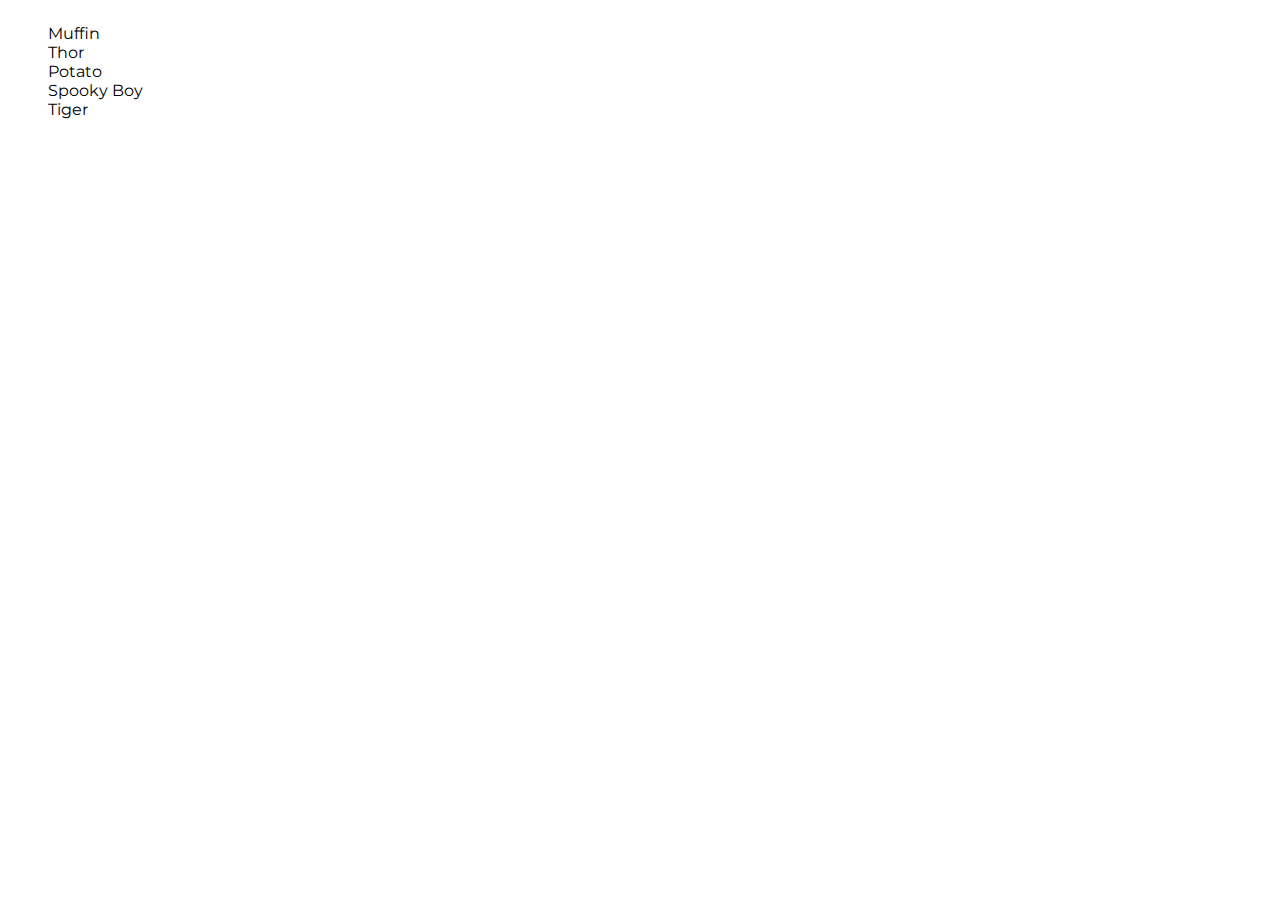
<file: Cat Clicker/index.html>
<!DOCTYPE html>
<html>
<head>
	<title>Cat Clicker</title>
	<link rel="stylesheet" type="text/css" href="css/style.css">
	<link href="https://fonts.googleapis.com/css?family=Montserrat:400,700&display=swap" rel="stylesheet">
	<meta charset="utf-8">
	<meta name="viewport" content="width=device-width">
</head>
<body>
	<div class="flex-container">
		<nav class="menu" id="catMenu">
			<ul></ul>
		</nav>
		<main class="cat-display-area" id="catDisplayArea"></main>
	</div>
	<script src="js/app.js"></script>
</body>
</html>
</file>
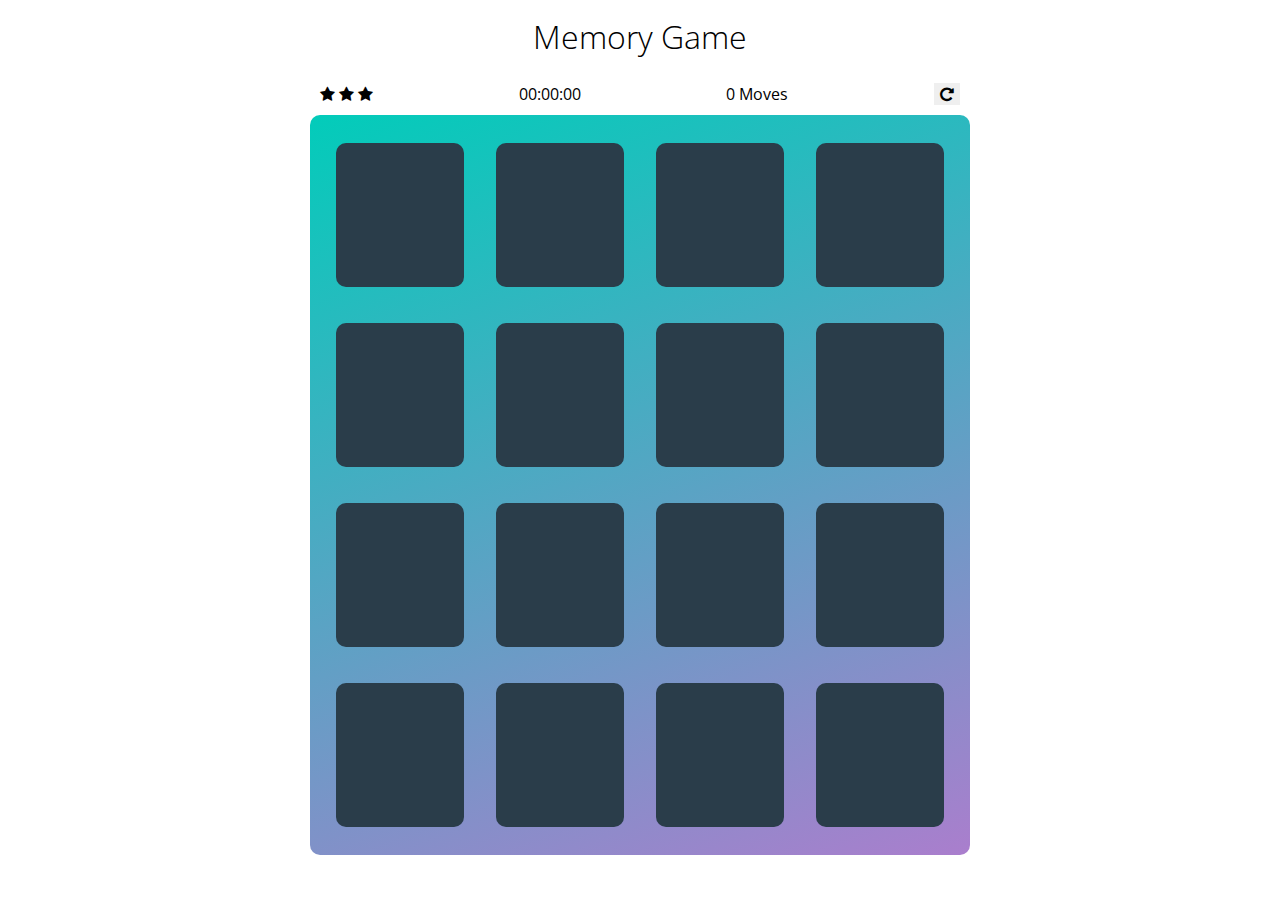
<file: Project 2/index.html>
<!DOCTYPE html>
<html>
<head>
	<title>Memory Game</title>
	<link rel="stylesheet prefetch" href="https://maxcdn.bootstrapcdn.com/font-awesome/4.6.1/css/font-awesome.min.css">
	<link href="https://fonts.googleapis.com/css?family=Open+Sans:300,400,700&display=swap" rel="stylesheet">
	<link rel="stylesheet" type="text/css" href="css/memoryGame.css">
</head>
<body>
	<header>
		<h1>Memory Game</h1>
		<div id="gameInfo">
			<div id="starRating">
				<span class="fa fa-star"></span>
				<span class="fa fa-star"></span>
				<span class="fa fa-star"></span>
			</div>
			<div id="timer">00:00:00</div>
			<div id="moveCounter">0 Moves</div>
			<button id="reset" class="fa fa-rotate-right"></button>
		</div>
	</header>

	<div id="card-container">
		<div class="card-row">
			<div class="card">
				<div class="card-face front"></div>
				<div class="card-face back fa"></div>
			</div>
			<div class="card">
				<div class="card-face front"></div>
				<div class="card-face back fa"></div>
			</div>
			<div class="card">
				<div class="card-face front"></div>
				<div class="card-face back fa"></div>
			</div>
			<div class="card">
				<div class="card-face front"></div>
				<div class="card-face back fa"></div>
			</div>
		</div>
		<div class="card-row">
			<div class="card">
				<div class="card-face front"></div>
				<div class="card-face back fa"></div>
			</div>
			<div class="card">
				<div class="card-face front"></div>
				<div class="card-face back fa"></div>
			</div>
			<div class="card">
				<div class="card-face front"></div>
				<div class="card-face back fa"></div>
			</div>
			<div class="card">
				<div class="card-face front"></div>
				<div class="card-face back fa"></div>
			</div>
		</div>
		<div class="card-row">
			<div class="card">
				<div class="card-face front"></div>
				<div class="card-face back fa"></div>
			</div>
			<div class="card">
				<div class="card-face front"></div>
				<div class="card-face back fa"></div>
			</div>
			<div class="card">
				<div class="card-face front"></div>
				<div class="card-face back fa"></div>
			</div>
			<div class="card">
				<div class="card-face front"></div>
				<div class="card-face back fa"></div>
			</div>
		</div>
		<div class="card-row">
			<div class="card">
				<div class="card-face front"></div>
				<div class="card-face back fa"></div>
			</div>
			<div class="card">
				<div class="card-face front"></div>
				<div class="card-face back fa"></div>
			</div>
			<div class="card">
				<div class="card-face front"></div>
				<div class="card-face back fa"></div>
			</div>
			<div class="card">
				<div class="card-face front"></div>
				<div class="card-face back fa"></div>
			</div>
		</div>		
	</div>

	<div id="winningModal" class="modal">
		<div class="modal-content">
			<h1>Congratulations! You Won!</h1>
			<p id="winningText"></p>
			<button id="playAgain">Play again!</button>
		</div>
	</div>

	<script src="js/memoryGame.js"></script>
</body>
</html>
</file>
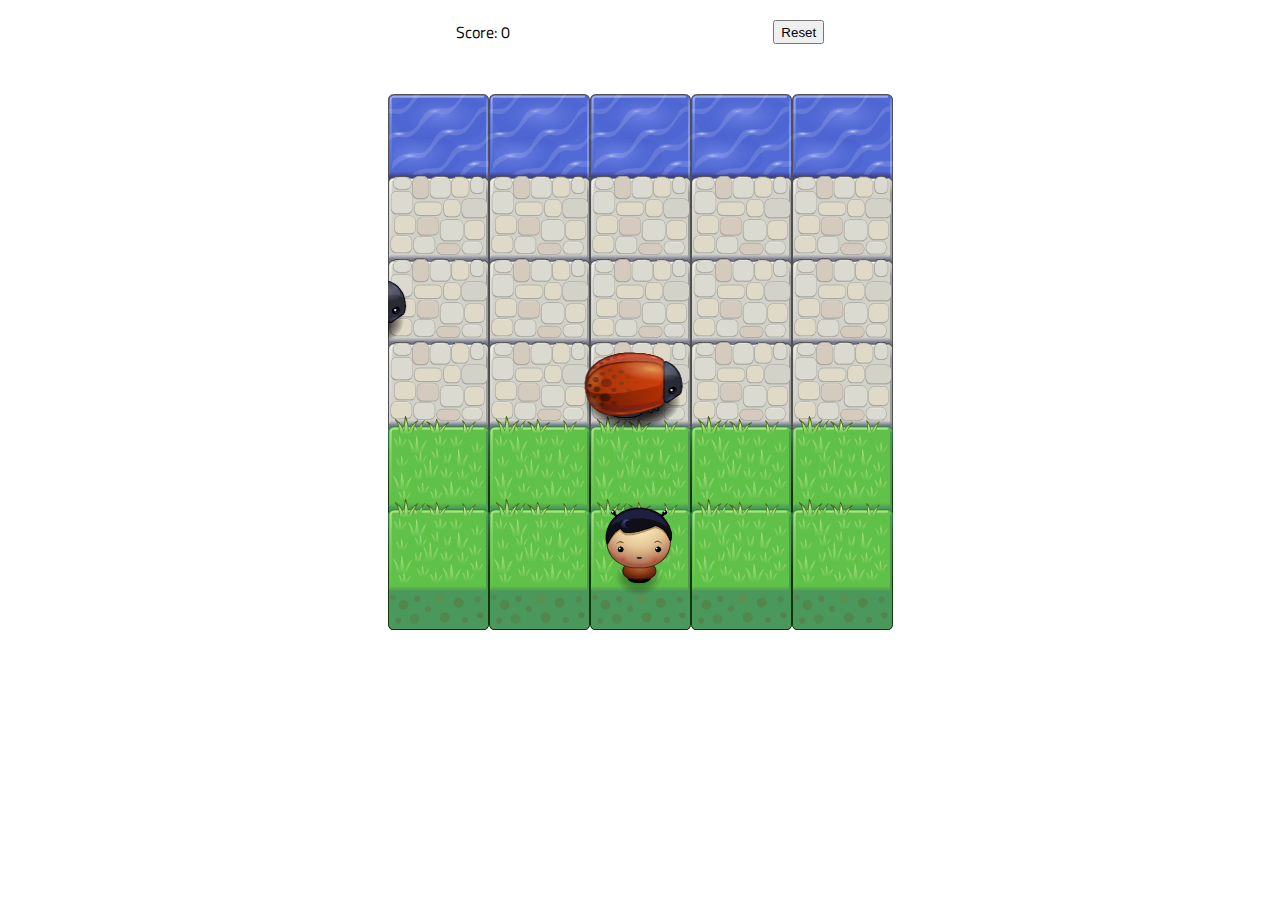
<file: Project 3/index.html>
<!DOCTYPE html>
<html>
<head>
    <meta charset="UTF-8">
    <title>Effective JavaScript: Frogger</title>
    <link rel="stylesheet" href="css/style.css">
    <link href="https://fonts.googleapis.com/css?family=Titillium+Web:300,400&display=swap" rel="stylesheet">
</head>
<body>
	<header>
		<div id="gameDetails">
			<div>Score: <span id="score">0</span></div>
			<button id="resetButton">Reset</button>
		</div>
	</header>

    <script src="js/resources.js"></script>
    <script src="js/app.js"></script>
    <script src="js/engine.js"></script>
</body>
</html>
</file>
<file: Cat Clicker/css/style.css>
body {
	font-family: 'Montserrat', sans-serif;
}

.flex-container {
	display: flex;
}

.menu {
	width: 25%;
}

.cat-option {
	list-style-type: none;
}

.cat-option:hover {
	background-color: #555;
	color: white;
}

.cat-display-area {
	width: 75%;
}

.cat.hidden{
	display: none;
}

.images {
	width: 50%;
}
</file>
<file: Project 2/css/memoryGame.css>
body, html {
	height: 100vh;
	margin: 0;
	padding: 0;
	font-family: 'Open Sans', sans-serif;
}

header {
	width: 50%;
	height: auto;
	text-align: center;
	margin: auto;
	padding-top: 15px;
}

header h1 {
	font-weight: 300;
	margin: 0;
}

#reset {
	border: none;
}

#gameInfo {
	display: flex;
	justify-content: space-between;
	margin-top: 25px;
	margin-bottom: 10px;
}

#card-container {
	background: linear-gradient(160deg, #02ccba 0%, #aa7ecd 100%);
	border-radius: 10px;
	display: flex;
	flex-wrap: wrap;
	width: 50%;
	height: 80%;
	margin: auto;
	padding: 10px;
}

.card-row {
	display: flex;
	width: 100%;
	height: 20%;
	margin: auto;

}

.card {
	width: 20%;
	margin-left: auto;
	margin-right: auto;
	transition: transform 1s;
	transform-style: preserve-3d;
	position: relative;
}

.card-face {
	position: absolute;
	width: 100%;
	height: 100%;
	-webkit-backface-visibility: hidden;
	border-radius: 10px;
}

.front {
	background-color: #2a3d4a;
}

.back {
	display: flex;
	justify-content: center;
	align-items: center;
	text-align: center;
	transform: rotateY(180deg);
	font-size: 3em;
	color: white;
	background-color: #14c2e1;
}

.card.flipped {
	transform: rotateY(180deg);
}

.match {
	background-color: #26d1ba;
}

.modal {
	display: none;
	position: fixed;
	align-items: center;
	left: 0;
	top: 0;
	z-index: 1;
	width: 50%;
	height: 50%;
	background-color: white;
}

.modal-content {
	width: 50%;
	height: 50%;
	margin-left: auto;
	margin-right: auto;
	text-align: center;
}

.modal-content p {
	font-size: 18px;
	font-weight: 300;
}

#playAgain {
	background-color: #26d1ba;
	color: white;
	width: 150px;
	height: 45px;
	font-size: 18px;
	font-weight: bold;

}
</file>
<file: Project 3/css/style.css>
body {
    text-align: center;
	font-family: 'Titillium Web', sans-serif;
}

header {
	width: 50%;
	margin-left: auto;
	margin-right: auto;
	margin-top: 20px;
}

#gameDetails {	
	display: flex;
	justify-content: space-around;
}
</file>
